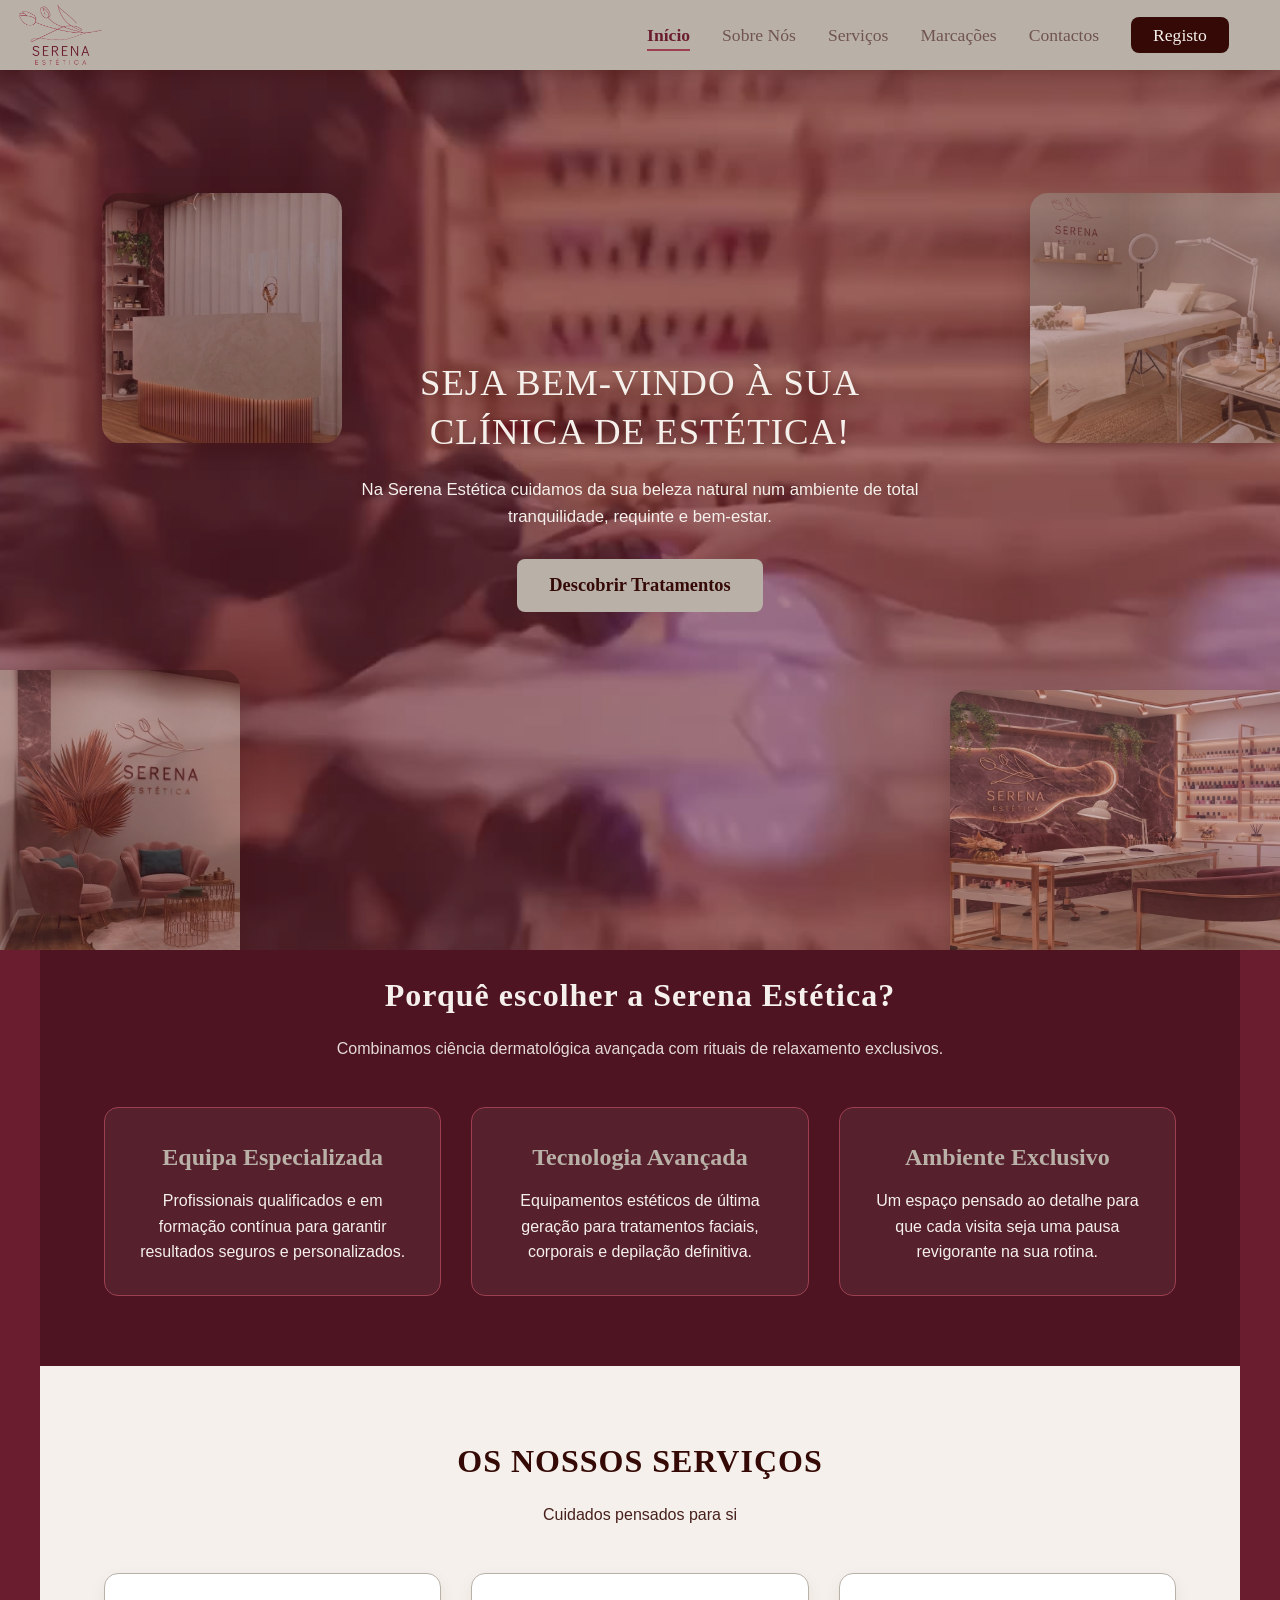
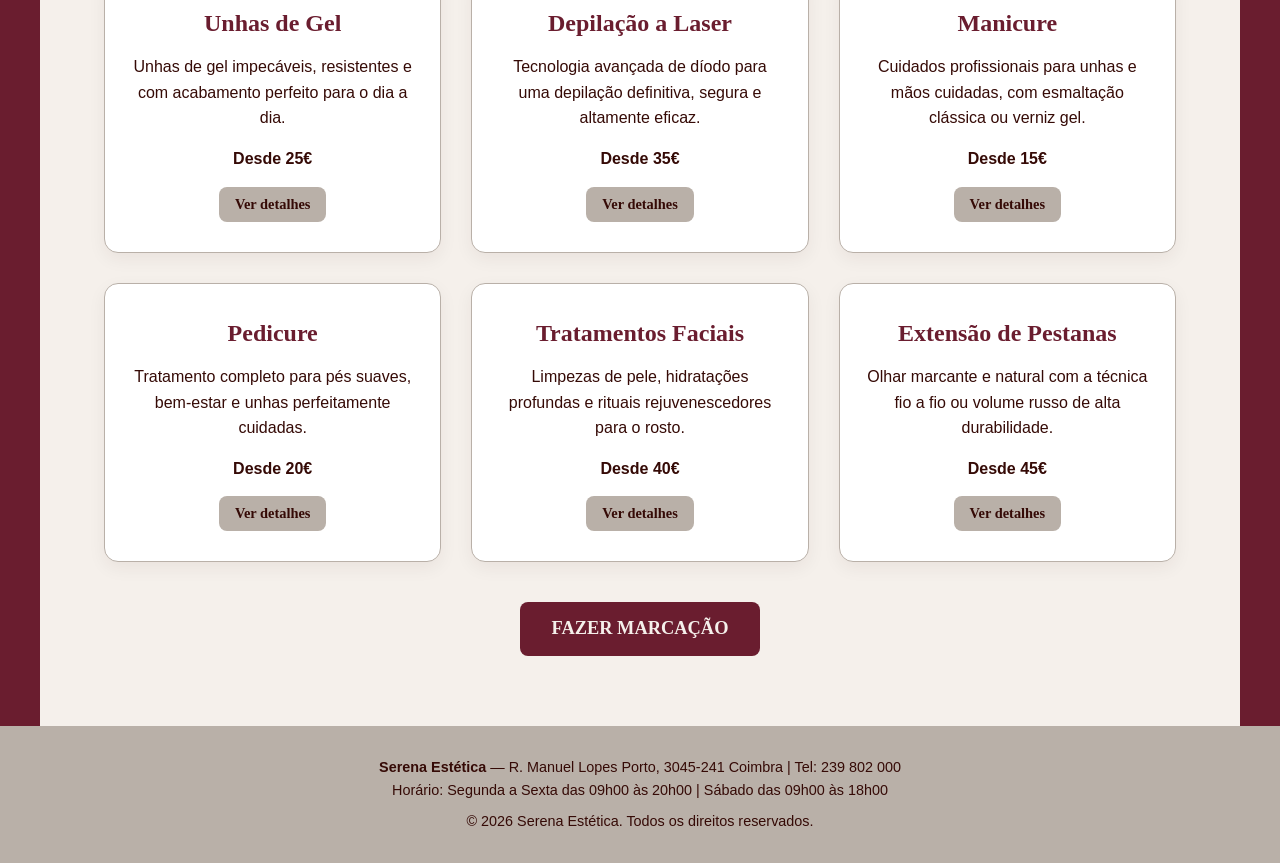
<file: index.html>
<!DOCTYPE html>
<html lang="pt-PT">
<head>
    <meta charset="UTF-8">
    <meta name="viewport" content="width=device-width, initial-scale=1.0">
    <title>Serena Estética | Início</title>
    <link rel="stylesheet" href="css/style.css">
</head>
<body>

    <!-- CABEÇALHO E MENU -->
    <header class="header-principal">
        <a href="index.html" class="logo-container">
            <img src="img/logo.png" alt="Logótipo Serena Estética" class="logo-img">
        </a>
        <nav aria-label="Menu Principal">
            <ul class="nav-menu">
                <li><a href="index.html" class="ativo">Início</a></li>
                <li><a href="sobre.html">Sobre Nós</a></li>
                <li class="item-mobile-bottom"><a href="servicos.html">Serviços</a></li>
                <li class="item-mobile-bottom"><a href="marcacoes.html">Marcações</a></li>
                <li class="item-mobile-bottom"><a href="contactos.html">Contactos</a></li>
                <li><a href="registo.html" class="btn-registo">Registo</a></li>
            </ul>
        </nav>
    </header>

    <!-- CONTEÚDO PRINCIPAL -->
    <main>
        <section class="hero-mosaico">
            <!-- Vídeo de fundo em repetição -->
            <video class="hero-video" autoplay muted loop playsinline preload="auto" poster="img/fundo-hero-poster.jpg" aria-hidden="true">
                <source src="img/fundo-hero.mp4" type="video/mp4">
            </video>

            <img src="img/rececao.jpg" alt="Receção Serena Estética" class="hero-img img-esq-topo">
            <img src="img/sala-de-espera.jpg" alt="Sala de Espera Serena Estética" class="hero-img img-esq-baixo">
            
            <div class="hero-titulo-central">
                <h1>SEJA BEM-VINDO À SUA<br>CLÍNICA DE ESTÉTICA!</h1>
                <p>Na Serena Estética cuidamos da sua beleza natural num ambiente de total tranquilidade, requinte e bem-estar.</p>
                <a href="servicos.html" class="btn-cta">Descobrir Tratamentos</a>
            </div>

            <img src="img/sala-de-tratamentos.jpg" alt="Sala de Tratamentos Serena Estética" class="hero-img img-dir-topo">
            <img src="img/manicure.jpg" alt="Zona de Estética e Unhas" class="hero-img img-dir-baixo">
        </section>

        <!-- Destaques -->
        <section class="seccao-container seccao-fundo-alternativo">
            <h2 class="titulo-seccao">Porquê escolher a Serena Estética?</h2>
            <p class="subtitulo-seccao">Combinamos ciência dermatológica avançada com rituais de relaxamento exclusivos.</p>
            
            <div class="grelha-3-colunas">
                <article class="cartao">
                    <h3>Equipa Especializada</h3>
                    <p>Profissionais qualificados e em formação contínua para garantir resultados seguros e personalizados.</p>
                </article>
                <article class="cartao">
                    <h3>Tecnologia Avançada</h3>
                    <p>Equipamentos estéticos de última geração para tratamentos faciais, corporais e depilação definitiva.</p>
                </article>
                <article class="cartao">
                    <h3>Ambiente Exclusivo</h3>
                    <p>Um espaço pensado ao detalhe para que cada visita seja uma pausa revigorante na sua rotina.</p>
                </article>
            </div>
        </section>

        <!-- Serviços -->
<section class="seccao-container seccao-fundo-claro">
            <h2 class="titulo-seccao">OS NOSSOS SERVIÇOS</h2>
            <p class="subtitulo-seccao">Cuidados pensados para si</p>

            <div class="grelha-3-colunas">
                <article class="cartao">
                    <h3>Unhas de Gel</h3>
                    <p>Unhas de gel impecáveis, resistentes e com acabamento perfeito para o dia a dia.</p>
                    <p style="margin-top: 15px; font-weight: 600;">Desde 25€</p>
                    <a href="servicos.html" class="btn-cta" style="font-size: 0.9rem; padding: 6px 16px; margin-top: 15px; display: inline-block;">Ver detalhes</a>
                </article>
                <article class="cartao">
                    <h3>Depilação a Laser</h3>
                    <p>Tecnologia avançada de díodo para uma depilação definitiva, segura e altamente eficaz.</p>
                    <p style="margin-top: 15px; font-weight: 600;">Desde 35€</p>
                    <a href="servicos.html" class="btn-cta" style="font-size: 0.9rem; padding: 6px 16px; margin-top: 15px; display: inline-block;">Ver detalhes</a>
                </article>
                <article class="cartao">
                    <h3>Manicure</h3>
                    <p>Cuidados profissionais para unhas e mãos cuidadas, com esmaltação clássica ou verniz gel.</p>
                    <p style="margin-top: 15px; font-weight: 600;">Desde 15€</p>
                    <a href="servicos.html" class="btn-cta" style="font-size: 0.9rem; padding: 6px 16px; margin-top: 15px; display: inline-block;">Ver detalhes</a>
                </article>
                <article class="cartao">
                    <h3>Pedicure</h3>
                    <p>Tratamento completo para pés suaves, bem-estar e unhas perfeitamente cuidadas.</p>
                    <p style="margin-top: 15px; font-weight: 600;">Desde 20€</p>
                    <a href="servicos.html" class="btn-cta" style="font-size: 0.9rem; padding: 6px 16px; margin-top: 15px; display: inline-block;">Ver detalhes</a>
                </article>
                <article class="cartao">
                    <h3>Tratamentos Faciais</h3>
                    <p>Limpezas de pele, hidratações profundas e rituais rejuvenescedores para o rosto.</p>
                    <p style="margin-top: 15px; font-weight: 600;">Desde 40€</p>
                    <a href="servicos.html" class="btn-cta" style="font-size: 0.9rem; padding: 6px 16px; margin-top: 15px; display: inline-block;">Ver detalhes</a>
                </article>
                <article class="cartao">
                    <h3>Extensão de Pestanas</h3>
                    <p>Olhar marcante e natural com a técnica fio a fio ou volume russo de alta durabilidade.</p>
                    <p style="margin-top: 15px; font-weight: 600;">Desde 45€</p>
                    <a href="servicos.html" class="btn-cta" style="font-size: 0.9rem; padding: 6px 16px; margin-top: 15px; display: inline-block;">Ver detalhes</a>
                </article>
            </div>

            <div style="text-align: center; margin-top: 40px;">
                <a href="marcacoes.html" class="btn-cta" style="background-color: var(--cor-bordo); color: var(--cor-creme);">FAZER MARCAÇÃO</a>
            </div>
        </section>
    </main>

    <!-- RODAPÉ -->
    <footer class="footer-principal">
        <p><strong>Serena Estética</strong> — R. Manuel Lopes Porto, 3045-241 Coimbra | Tel: 239 802 000</p>
        <p>Horário: Segunda a Sexta das 09h00 às 20h00 | Sábado das 09h00 às 18h00</p>
        <p style="margin-top: 8px;">&copy; 2026 Serena Estética. Todos os direitos reservados.</p>
    </footer>

    <!-- BARRA INFERIOR MOBILE -->
    <ul class="nav-mobile-bottom">
        <li><a href="servicos.html">Serviços</a></li>
        <li><a href="marcacoes.html">Marcações</a></li>
        <li><a href="contactos.html">Contactos</a></li>
    </ul>

    <script src="js/script.js" defer></script>
</body>
</html>
</file>
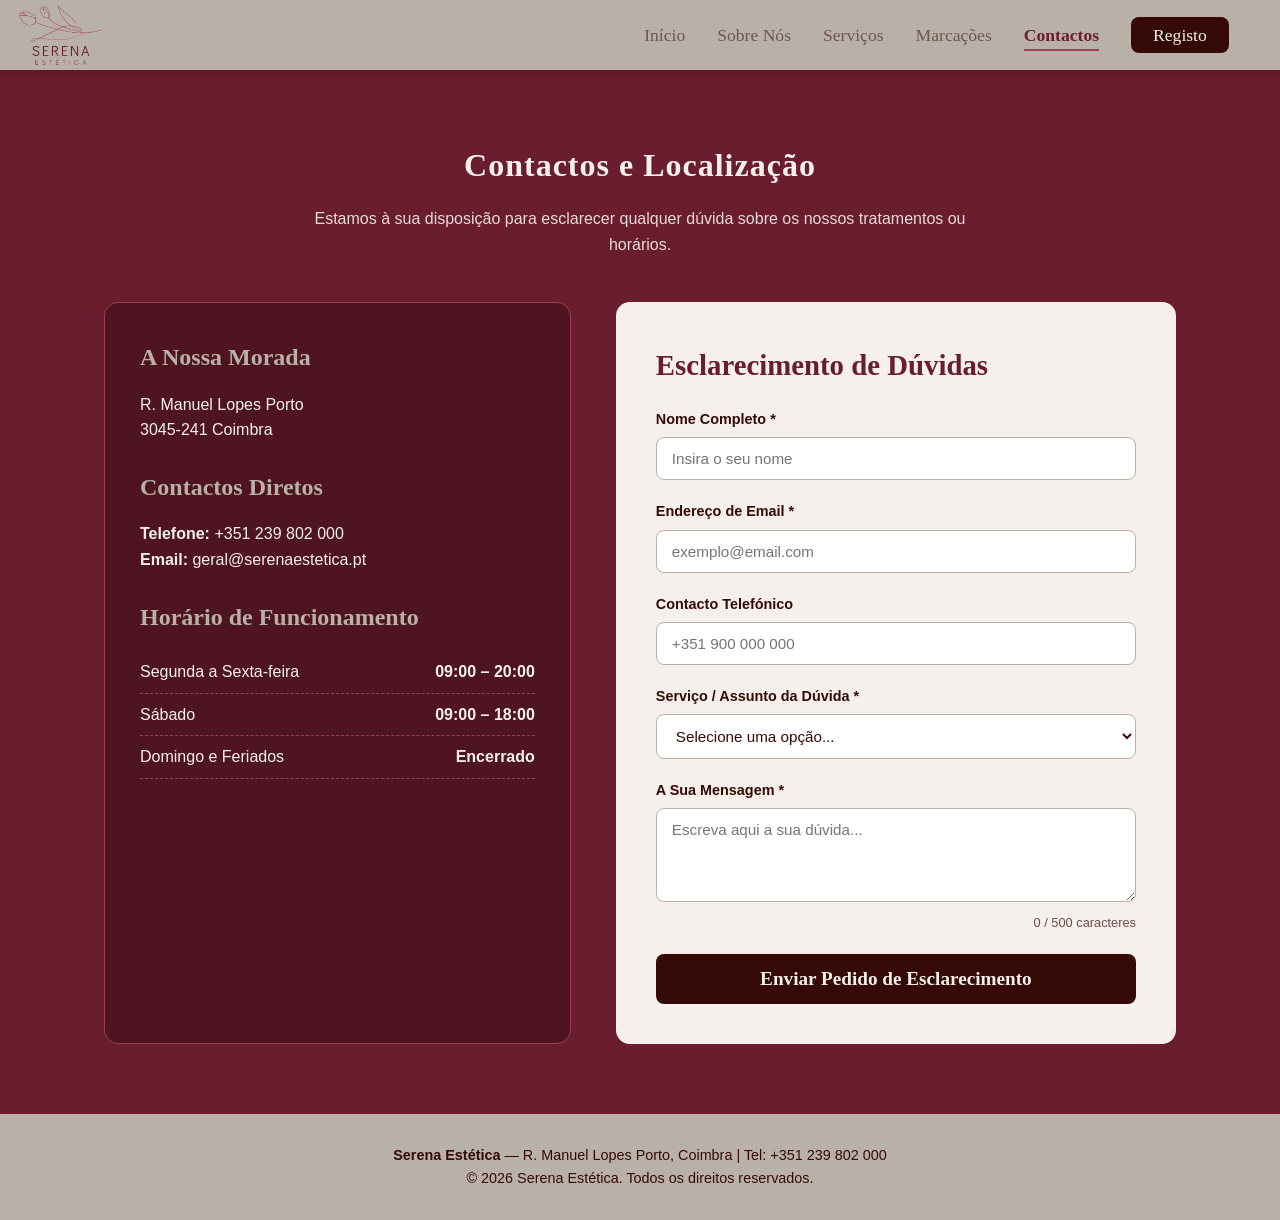
<file: contactos.html>
<!DOCTYPE html>
<html lang="pt-PT">
<head>
    <meta charset="UTF-8">
    <meta name="viewport" content="width=device-width, initial-scale=1.0">
    <title>Serena Estética | Contactos</title>
    <link rel="stylesheet" href="css/style.css">
</head>
<body>

    <!-- CABEÇALHO E MENU -->
    <header class="header-principal">
        <a href="index.html" class="logo-container">
            <img src="img/logo.png" alt="Logótipo Serena Estética" class="logo-img">
        </a>
        <nav aria-label="Menu Principal">
            <ul class="nav-menu">
                <li><a href="index.html">Início</a></li>
                <li><a href="sobre.html">Sobre Nós</a></li>
                <li class="item-mobile-bottom"><a href="servicos.html">Serviços</a></li>
                <li class="item-mobile-bottom"><a href="marcacoes.html">Marcações</a></li>
                <li class="item-mobile-bottom"><a href="contactos.html" class="ativo">Contactos</a></li>
                <li><a href="registo.html" class="btn-registo">Registo</a></li>
            </ul>
        </nav>
    </header>

    <main>
        <section class="seccao-container">
            <h1 class="titulo-seccao">Contactos e Localização</h1>
            <p class="subtitulo-seccao">Estamos à sua disposição para esclarecer qualquer dúvida sobre os nossos tratamentos ou horários.</p>

            <div class="contactos-grid">
                <!-- Coluna 1: Morada, Contactos e Horário -->
                <div class="bloco-info">
                    <h3>A Nossa Morada</h3>
                    <p>R. Manuel Lopes Porto<br>3045-241 Coimbra</p>

                    <h3>Contactos Diretos</h3>
                    <p><strong>Telefone:</strong> +351 239 802 000</p>
                    <p><strong>Email:</strong> geral@serenaestetica.pt</p>

                    <h3>Horário de Funcionamento</h3>
                    <ul class="lista-horario">
                        <li><span>Segunda a Sexta-feira</span> <strong>09:00 – 20:00</strong></li>
                        <li><span>Sábado</span> <strong>09:00 – 18:00</strong></li>
                        <li><span>Domingo e Feriados</span> <strong>Encerrado</strong></li>
                    </ul>
                </div>

                <!-- Coluna 2: Formulário de Esclarecimento de Dúvidas -->
                <div class="form-contacto" id="formulario">
                    <h2 style="font-family: var(--fonte-menu); font-size: 1.8rem; margin-bottom: 20px; color: var(--cor-bordo);">
                        Esclarecimento de Dúvidas
                    </h2>
                    <form action="#" method="post" id="form-contacto" novalidate>
                        <div class="grupo-form">
                            <label for="nome">Nome Completo *</label>
                            <input type="text" id="nome" name="nome" placeholder="Insira o seu nome" required>
                        </div>

                        <div class="grupo-form">
                            <label for="email">Endereço de Email *</label>
                            <input type="email" id="email" name="email" placeholder="exemplo@email.com" required>
                        </div>

                        <div class="grupo-form">
                            <label for="telefone">Contacto Telefónico</label>
                            <input type="tel" id="telefone" name="telefone" placeholder="+351 900 000 000">
                        </div>

                        <div class="grupo-form">
                            <label for="assunto">Serviço / Assunto da Dúvida *</label>
                            <select id="assunto" name="assunto" required>
                                <option value="">Selecione uma opção...</option>
                                <option value="facial">Tratamentos Faciais</option>
                                <option value="corporal">Massagens e Corpo</option>
                                <option value="laser">Depilação a Laser</option>
                                <option value="unhas">Manicure / Pedicure</option>
                                <option value="marcacao">Pedido de Marcação</option>
                                <option value="outro">Outras Questões / Horários</option>
                            </select>
                        </div>

                        <div class="grupo-form">
                            <label for="mensagem">A Sua Mensagem *</label>
                            <textarea id="mensagem" name="mensagem" rows="4" placeholder="Escreva aqui a sua dúvida..." required></textarea>
                        </div>

                        <button type="submit" class="btn-submeter">Enviar Pedido de Esclarecimento</button>
                    </form>
                </div>
            </div>
        </section>
    </main>

    <footer class="footer-principal">
        <p><strong>Serena Estética</strong> —  R. Manuel Lopes Porto, Coimbra | Tel: +351 239 802 000</p>
        <p>&copy; 2026 Serena Estética. Todos os direitos reservados.</p>
    </footer>

    <ul class="nav-mobile-bottom">
        <li><a href="servicos.html">Serviços</a></li>
        <li><a href="marcacoes.html">Marcações</a></li>
        <li><a href="contactos.html">Contactos</a></li>
    </ul>

    <script src="js/script.js" defer></script>
</body>
</html>
</file>
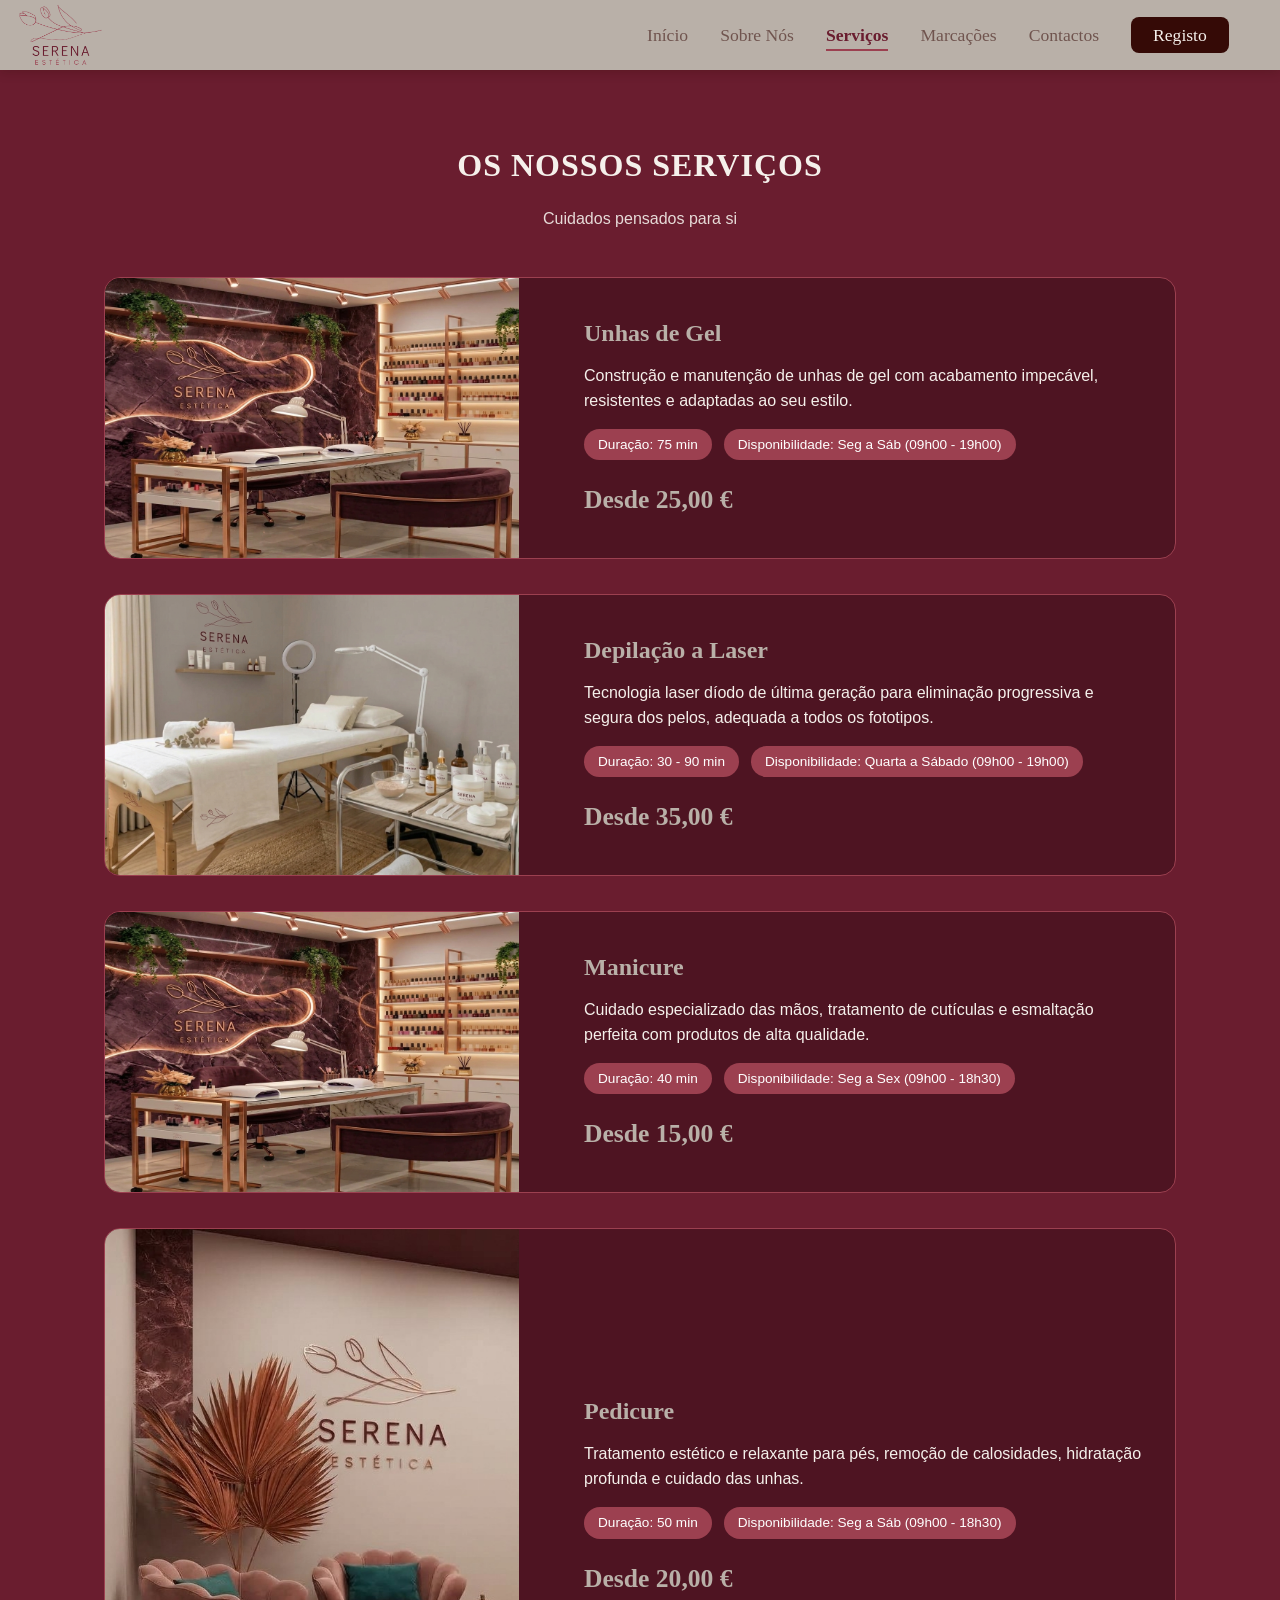
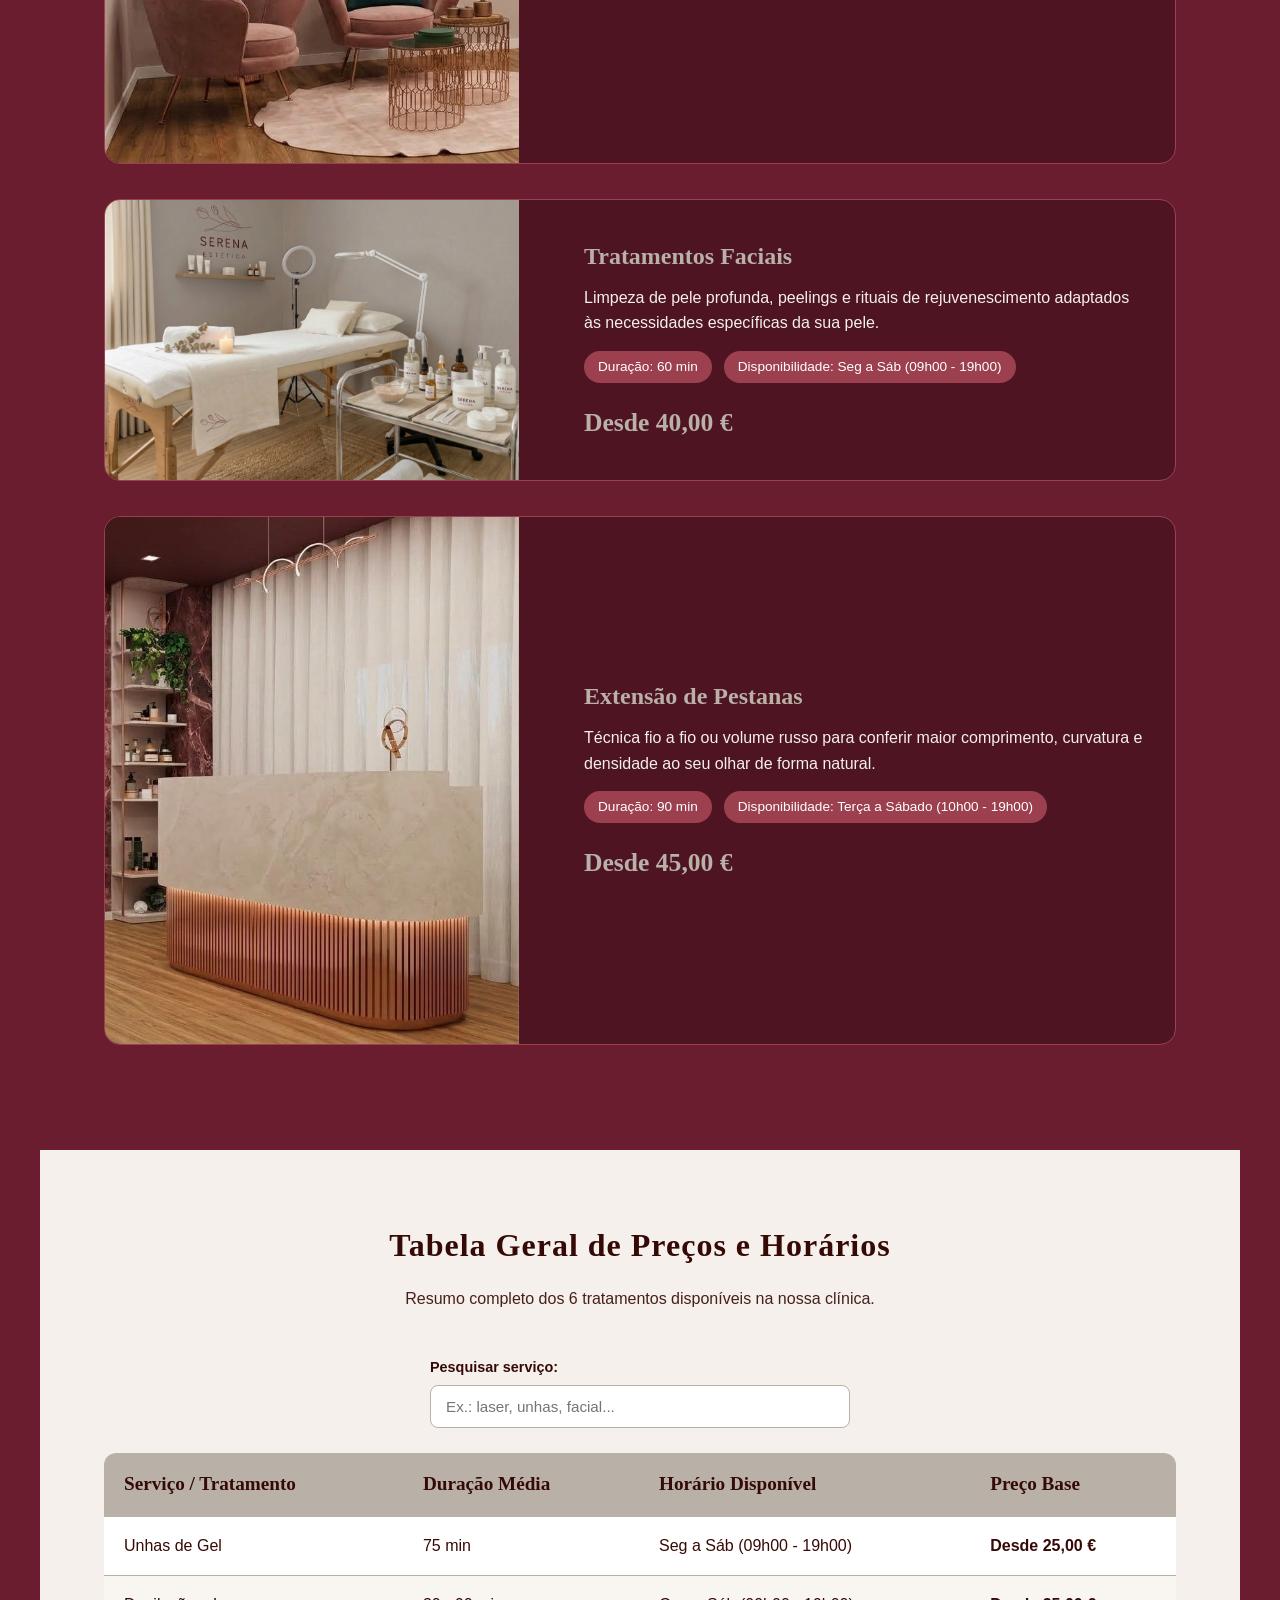
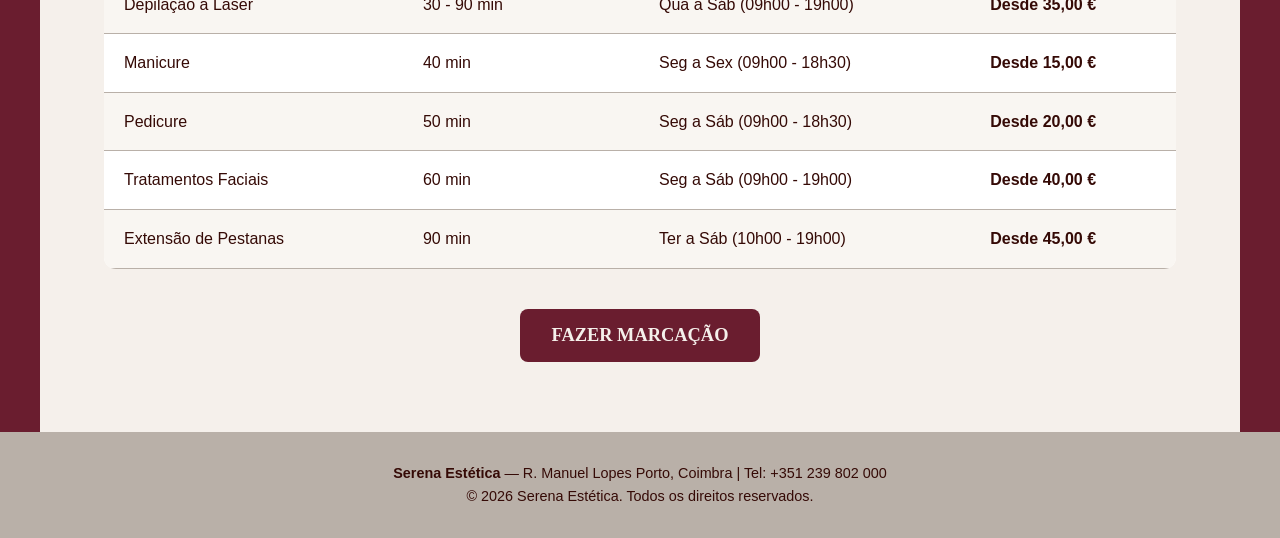
<file: servicos.html>
<!DOCTYPE html>
<html lang="pt-PT">
<head>
    <meta charset="UTF-8">
    <meta name="viewport" content="width=device-width, initial-scale=1.0">
    <title>Serena Estética | Serviços e Preços</title>
    <link rel="stylesheet" href="css/style.css">
</head>
<body>

    <!-- CABEÇALHO E MENU -->
    <header class="header-principal">
        <a href="index.html" class="logo-container">
            <img src="img/logo.png" alt="Logótipo Serena Estética" class="logo-img">
        </a>
        <nav aria-label="Menu Principal">
            <ul class="nav-menu">
                <li><a href="index.html">Início</a></li>
                <li><a href="sobre.html">Sobre Nós</a></li>
                <li class="item-mobile-bottom"><a href="servicos.html" class="ativo">Serviços</a></li>
                <li class="item-mobile-bottom"><a href="marcacoes.html">Marcações</a></li>
                <li class="item-mobile-bottom"><a href="contactos.html">Contactos</a></li>
                <li><a href="registo.html" class="btn-registo">Registo</a></li>
            </ul>
        </nav>
    </header>

    <main>
        <!-- Detalhes de Cada Serviço -->
        <section class="seccao-container">
            <h1 class="titulo-seccao">OS NOSSOS SERVIÇOS</h1>
            <p class="subtitulo-seccao">Cuidados pensados para si</p>

            <!-- Unhas de Gel -->
            <article class="servico-detalhe">
                <img src="img/manicure.jpg" alt="Unhas de Gel Serena Estética">
                <div class="servico-info">
                    <h3>Unhas de Gel</h3>
                    <p>Construção e manutenção de unhas de gel com acabamento impecável, resistentes e adaptadas ao seu estilo.</p>
                    <div class="badges-meta">
                        <span class="badge">Duração: 75 min</span>
                        <span class="badge">Disponibilidade: Seg a Sáb (09h00 - 19h00)</span>
                    </div>
                    <p class="preco-destaque">Desde 25,00 €</p>
                </div>
            </article>

            <!--Depilação a Laser -->
            <article class="servico-detalhe">
                <img src="img/sala-de-tratamentos.jpg" alt="Depilação a Laser Serena Estética">
                <div class="servico-info">
                    <h3>Depilação a Laser</h3>
                    <p>Tecnologia laser díodo de última geração para eliminação progressiva e segura dos pelos, adequada a todos os fototipos.</p>
                    <div class="badges-meta">
                        <span class="badge">Duração: 30 - 90 min</span>
                        <span class="badge">Disponibilidade: Quarta a Sábado (09h00 - 19h00)</span>
                    </div>
                    <p class="preco-destaque">Desde 35,00 €</p>
                </div>
            </article>

            <!--Manicure -->
            <article class="servico-detalhe">
                <img src="img/manicure.jpg" alt="Manicure Serena Estética">
                <div class="servico-info">
                    <h3>Manicure</h3>
                    <p>Cuidado especializado das mãos, tratamento de cutículas e esmaltação perfeita com produtos de alta qualidade.</p>
                    <div class="badges-meta">
                        <span class="badge">Duração: 40 min</span>
                        <span class="badge">Disponibilidade: Seg a Sex (09h00 - 18h30)</span>
                    </div>
                    <p class="preco-destaque">Desde 15,00 €</p>
                </div>
            </article>

            <!--Pedicure -->
            <article class="servico-detalhe">
                <img src="img/sala-de-espera.jpg" alt="Pedicure Serena Estética">
                <div class="servico-info">
                    <h3>Pedicure</h3>
                    <p>Tratamento estético e relaxante para pés, remoção de calosidades, hidratação profunda e cuidado das unhas.</p>
                    <div class="badges-meta">
                        <span class="badge">Duração: 50 min</span>
                        <span class="badge">Disponibilidade: Seg a Sáb (09h00 - 18h30)</span>
                    </div>
                    <p class="preco-destaque">Desde 20,00 €</p>
                </div>
            </article>

            <!--Tratamentos Faciais -->
            <article class="servico-detalhe">
                <img src="img/sala-de-tratamentos.jpg" alt="Tratamentos Faciais Serena Estética">
                <div class="servico-info">
                    <h3>Tratamentos Faciais</h3>
                    <p>Limpeza de pele profunda, peelings e rituais de rejuvenescimento adaptados às necessidades específicas da sua pele.</p>
                    <div class="badges-meta">
                        <span class="badge">Duração: 60 min</span>
                        <span class="badge">Disponibilidade: Seg a Sáb (09h00 - 19h00)</span>
                    </div>
                    <p class="preco-destaque">Desde 40,00 €</p>
                </div>
            </article>

            <!--Extensão de Pestanas -->
            <article class="servico-detalhe">
                <img src="img/rececao.jpg" alt="Extensão de Pestanas Serena Estética">
                <div class="servico-info">
                    <h3>Extensão de Pestanas</h3>
                    <p>Técnica fio a fio ou volume russo para conferir maior comprimento, curvatura e densidade ao seu olhar de forma natural.</p>
                    <div class="badges-meta">
                        <span class="badge">Duração: 90 min</span>
                        <span class="badge">Disponibilidade: Terça a Sábado (10h00 - 19h00)</span>
                    </div>
                    <p class="preco-destaque">Desde 45,00 €</p>
                </div>
            </article>
        </section>

        <!-- Tabela Geral de Preços e Horários -->
        <section class="seccao-container seccao-fundo-claro">
            <h2 class="titulo-seccao">Tabela Geral de Preços e Horários</h2>
            <p class="subtitulo-seccao">Resumo completo dos 6 tratamentos disponíveis na nossa clínica.</p>

            <div class="filtro-tabela">
                <label for="filtro-servico">Pesquisar serviço:</label>
                <input type="search" id="filtro-servico" placeholder="Ex.: laser, unhas, facial...">
            </div>
            <p id="filtro-vazio" class="filtro-vazio" hidden>Nenhum serviço encontrado.</p>

            <div class="tabela-wrapper">
                <table class="tabela-precos">
                    <thead>
                        <tr>
                            <th>Serviço / Tratamento</th>
                            <th>Duração Média</th>
                            <th>Horário Disponível</th>
                            <th>Preço Base</th>
                        </tr>
                    </thead>
                    <tbody>
                        <tr>
                            <td>Unhas de Gel</td>
                            <td>75 min</td>
                            <td>Seg a Sáb (09h00 - 19h00)</td>
                            <td><strong>Desde 25,00 €</strong></td>
                        </tr>
                        <tr>
                            <td>Depilação a Laser</td>
                            <td>30 - 90 min</td>
                            <td>Qua a Sáb (09h00 - 19h00)</td>
                            <td><strong>Desde 35,00 €</strong></td>
                        </tr>
                        <tr>
                            <td>Manicure</td>
                            <td>40 min</td>
                            <td>Seg a Sex (09h00 - 18h30)</td>
                            <td><strong>Desde 15,00 €</strong></td>
                        </tr>
                        <tr>
                            <td>Pedicure</td>
                            <td>50 min</td>
                            <td>Seg a Sáb (09h00 - 18h30)</td>
                            <td><strong>Desde 20,00 €</strong></td>
                        </tr>
                        <tr>
                            <td>Tratamentos Faciais</td>
                            <td>60 min</td>
                            <td>Seg a Sáb (09h00 - 19h00)</td>
                            <td><strong>Desde 40,00 €</strong></td>
                        </tr>
                        <tr>
                            <td>Extensão de Pestanas</td>
                            <td>90 min</td>
                            <td>Ter a Sáb (10h00 - 19h00)</td>
                            <td><strong>Desde 45,00 €</strong></td>
                        </tr>
                    </tbody>
                </table>
            </div>

            <div style="text-align: center; margin-top: 40px;">
                <a href="marcacoes.html" class="btn-cta" style="background-color: var(--cor-bordo); color: var(--cor-creme);">FAZER MARCAÇÃO</a>
            </div>
        </section>
    </main>

    <footer class="footer-principal">
        <p><strong>Serena Estética</strong> —  R. Manuel Lopes Porto, Coimbra | Tel: +351 239 802 000</p>
        <p>&copy; 2026 Serena Estética. Todos os direitos reservados.</p>
    </footer>

    <ul class="nav-mobile-bottom">
        <li><a href="servicos.html">Serviços</a></li>
        <li><a href="marcacoes.html">Marcações</a></li>
        <li><a href="contactos.html">Contactos</a></li>
    </ul>

    <script src="js/script.js" defer></script>
</body>
</html>
</file>
<file: css/style.css>
/* VARIÁVEIS DE COR E FONTES NATIVAS */
:root {
    --cor-bordo: #6a1d2f;         
    --cor-bege: #b9b0a8;         
    --cor-acastanhado: #350a06;   
    --cor-rosa: #9c4050;          
    
    --cor-bordo-escuro: #4e1422;  
    --cor-creme: #f5f0eb;         
    --cor-branco: #ffffff;
    
    --fonte-titulo: Georgia, 'Times New Roman', Times, serif;
    --fonte-menu: Georgia, 'Times New Roman', Times, serif;
    --fonte-corpo: 'Segoe UI', Tahoma, Geneva, Verdana, sans-serif;
}

* {
    margin: 0;
    padding: 0;
    box-sizing: border-box;
}

html {
    scroll-behavior: smooth;
}

body {
    font-family: var(--fonte-corpo);
    background-color: #6a1d2f;
    color: #f5f0eb;
    line-height: 1.6;
}

/* CABEÇALHO E MENU DE NAVEGAÇÃO */
.header-principal {
    background-color: #b9b0a8;
    padding: 0 4% 0 1%;
    display: flex;
    justify-content: space-between;
    align-items: center;
    position: sticky;
    top: 0;
    z-index: 1000;
    box-shadow: 0 2px 10px rgba(53, 10, 6, 0.25);
}

.logo-container {
    display: flex;
    align-items: center;
    text-decoration: none;
    height: 70px;
    overflow: hidden;
}

.logo-img {
    height: 90px;
    margin-left: -22px;
    flex-shrink: 0;
    width: auto;
    object-fit: contain;
}

.nav-menu {
    display: flex;
    align-items: center;
    gap: 32px;
    list-style: none;
}

.nav-menu li a {
    font-family: var(--fonte-menu);
    font-size: 1.1rem;
    font-weight: 500;
    color: #350a06;
    text-decoration: none;
    transition: color 0.3s ease, border-color 0.3s ease, opacity 0.3s ease;
    padding-bottom: 4px;
    border-bottom: 2px solid transparent;
}

.nav-menu li a:hover,
.nav-menu li a.ativo {
    color: #6a1d2f;
    border-bottom: 2px solid #9c4050;
}

/* Páginas onde não estou: desvanecidas. Página atual: em destaque */
.nav-menu li a:not(.ativo):not(.btn-registo) {
    opacity: 0.55;
}

.nav-menu li a:not(.btn-registo):hover {
    opacity: 1;
}

.nav-menu li a.ativo {
    font-weight: 700;
    opacity: 1;
}

/* Botão "Registo" em destaque com o acastanhado #350a06 */
.nav-menu li a.btn-registo {
    background-color: #350a06;
    color: #f5f0eb;
    padding: 8px 22px;
    border-radius: 8px;
    border-bottom: none;
    transition: background-color 0.3s ease, transform 0.2s ease;
}

.nav-menu li a.btn-registo:hover {
    background-color: #9c4050;
    color: #ffffff;
    border-bottom: none;
    transform: translateY(-2px);
}

/* Barra inferior exclusiva para Mobile (escondida em Desktop) */
.nav-mobile-bottom {
    display: none;
}

/* SECÇÃO HERO */
.hero-mosaico {
    position: relative;
    min-height: calc(100vh - 20px);
    display: flex;
    align-items: center;
    justify-content: center;
    padding: 40px 20px 90px 20px;
    overflow: hidden;
    background: radial-gradient(circle at center, #9c4050 0%, #6a1d2f 65%);
}

/* Vídeo de fundo da secção hero (fica por trás de tudo) */
.hero-video {
    position: absolute;
    top: 0;
    left: 0;
    width: 100%;
    height: 100%;
    object-fit: cover;
    z-index: 0;
}

/* Película bordo por cima do vídeo, para o texto continuar legível */
.hero-mosaico::before {
    content: "";
    position: absolute;
    inset: 0;
    background: rgba(106, 29, 47, 0.55);
    z-index: 1;
}

.hero-titulo-central {
    z-index: 10;
    text-align: center;
    max-width: 650px;
    padding: 25px;
}

.hero-titulo-central h1 {
    font-family: var(--fonte-titulo);
    font-size: 2.3rem;
    font-weight: normal;
    color: #f5f0eb;
    letter-spacing: 1px;
    line-height: 1.35;
    text-shadow: 0 4px 12px rgba(53, 10, 6, 0.45);
    margin-bottom: 20px;
}

.hero-titulo-central p {
    font-size: 1.05rem;
    margin-bottom: 28px;
    color: #f5f0eb;
}

.btn-cta {
    display: inline-block;
    background-color: #b9b0a8;
    color: #350a06;
    font-family: var(--fonte-menu);
    font-size: 1.15rem;
    font-weight: bold;
    padding: 12px 32px;
    border-radius: 8px;
    text-decoration: none;
    transition: all 0.3s ease;
}

.btn-cta:hover {
    background-color: #9c4050;
    color: #ffffff;
    transform: translateY(-3px);
    box-shadow: 0 6px 15px rgba(53, 10, 6, 0.35);
}

/* Posicionamento das 4 imagens nos cantos (Desktop) */
.hero-img {
    position: absolute;
    object-fit: cover;
    opacity: 0.55;
    box-shadow: 0 10px 25px rgba(53, 10, 6, 0.45);
}

.img-esq-topo {
    width: 240px;
    height: 250px;
    top: 14%;
    left: 8%;
    border-radius: 18px;
    z-index: 3;
}

.img-esq-baixo {
    width: 240px;
    height: 280px;
    bottom: 0;
    left: 0;
    border-top-right-radius: 18px;
    z-index: 2;
}

.img-dir-topo {
    width: 250px;
    height: 250px;
    top: 14%;
    right: 0;
    border-top-left-radius: 18px;
    border-bottom-left-radius: 18px;
    z-index: 3;
}

.img-dir-baixo {
    width: 330px;
    height: 260px;
    bottom: 0;
    right: 0;
    border-top-left-radius: 18px;
    z-index: 2;
}

/* SECÇÕES GERAIS (Destaques, Resumo de Serviços, Tabelas e Formulários) */
.seccao-container {
    max-width: 1200px;
    margin: 0 auto;
    padding: 70px 5%;
}

.seccao-fundo-alternativo {
    background-color: #4e1422;
    padding-top: 20px;
}

.seccao-fundo-claro {
    background-color: #f5f0eb;
    color: #350a06;
}

.titulo-seccao {
    font-family: var(--fonte-titulo);
    font-size: 2rem;
    text-align: center;
    margin-bottom: 15px;
    letter-spacing: 1px;
}

.subtitulo-seccao {
    text-align: center;
    max-width: 700px;
    margin: 0 auto 45px auto;
    font-size: 1rem;
    opacity: 0.9;
}

/* Grelha de Cartões (3 colunas) */
.grelha-3-colunas {
    display: grid;
    grid-template-columns: repeat(auto-fit, minmax(280px, 1fr));
    gap: 30px;
}

.cartao {
    background-color: rgba(255, 255, 255, 0.05);
    border: 1px solid #9c4050;
    border-radius: 14px;
    padding: 30px 25px;
    text-align: center;
    transition: transform 0.3s ease, box-shadow 0.3s ease;
}

.seccao-fundo-claro .cartao {
    background-color: #ffffff;
    border: 1px solid #b9b0a8;
    box-shadow: 0 6px 18px rgba(53, 10, 6, 0.06);
}

.cartao:hover {
    transform: translateY(-6px);
    box-shadow: 0 10px 20px rgba(53, 10, 6, 0.25);
}

.cartao h3 {
    font-family: var(--fonte-menu);
    font-size: 1.5rem;
    margin-bottom: 12px;
    color: #b9b0a8;
}

.seccao-fundo-claro .cartao h3 {
    color: #6a1d2f;
}

/* PÁGINA DE SERVIÇOS (Detalhes + Preços + Disponibilidade) */
.servico-detalhe {
    display: grid;
    grid-template-columns: 1fr 1.5fr;
    gap: 35px;
    background-color: #4e1422;
    border: 1px solid #9c4050;
    border-radius: 16px;
    overflow: hidden;
    margin-bottom: 35px;
    align-items: center;
}

.servico-detalhe img {
    width: 100%;
    height: 100%;
    min-height: 280px;
    object-fit: cover;
}

.servico-info {
    padding: 30px;
}

.servico-info h3 {
    font-family: var(--fonte-titulo);
    font-size: 1.5rem;
    color: #b9b0a8;
    margin-bottom: 10px;
}

.badges-meta {
    display: flex;
    flex-wrap: wrap;
    gap: 12px;
    margin: 15px 0 20px 0;
}

.badge {
    background-color: #9c4050;
    color: #ffffff;
    padding: 5px 14px;
    border-radius: 20px;
    font-size: 0.85rem;
    font-weight: 500;
}

.preco-destaque {
    font-family: var(--fonte-titulo);
    font-size: 1.6rem;
    color: #b9b0a8;
    font-weight: bold;
}

/* Tabela de Preços e Horários */
.tabela-wrapper {
    overflow-x: auto;
}

.tabela-precos {
    width: 100%;
    border-collapse: collapse;
    background-color: #ffffff;
    color: #350a06;
    border-radius: 12px;
    overflow: hidden;
}

.tabela-precos th, 
.tabela-precos td {
    padding: 16px 20px;
    text-align: left;
    border-bottom: 1px solid #b9b0a8;
}

.tabela-precos th {
    background-color: #b9b0a8;
    color: #350a06;
    font-family: var(--fonte-menu);
    font-size: 1.2rem;
}

.tabela-precos tr:nth-child(even) {
    background-color: #f9f6f2;
}

/* PÁGINA DE CONTACTOS (Info + Horário + Formulário de Dúvidas) */
.contactos-grid {
    display: grid;
    grid-template-columns: 1fr 1.2fr;
    gap: 45px;
}

.bloco-info {
    background-color: #4e1422;
    padding: 35px;
    border-radius: 14px;
    border: 1px solid #9c4050;
}

.bloco-info h3 {
    font-family: var(--fonte-menu);
    font-size: 1.5rem;
    color: #b9b0a8;
    margin-bottom: 15px;
    margin-top: 25px;
}

.bloco-info h3:first-child {
    margin-top: 0;
}

.lista-horario {
    list-style: none;
}

.lista-horario li {
    display: flex;
    justify-content: space-between;
    padding: 8px 0;
    border-bottom: 1px dashed #9c4050;
}

.form-contacto {
    background-color: #f5f0eb;
    color: #350a06;
    padding: 40px;
    border-radius: 14px;
}

.grupo-form {
    margin-bottom: 20px;
}

.grupo-form label {
    display: block;
    font-weight: 600;
    margin-bottom: 6px;
    font-size: 0.9rem;
}

.grupo-form input,
.grupo-form select,
.grupo-form textarea {
    width: 100%;
    padding: 12px 15px;
    border: 1px solid #b9b0a8;
    border-radius: 8px;
    font-family: var(--fonte-corpo);
    font-size: 0.95rem;
    background-color: #ffffff;
    color: #350a06;
}

.grupo-form input:focus,
.grupo-form select:focus,
.grupo-form textarea:focus {
    outline: none;
    border-color: #9c4050;
    box-shadow: 0 0 0 3px rgba(156, 64, 80, 0.2);
}

.btn-submeter {
    width: 100%;
    background-color: #350a06;
    color: #f5f0eb;
    border: none;
    padding: 14px;
    font-family: var(--fonte-menu);
    font-size: 1.2rem;
    font-weight: bold;
    border-radius: 8px;
    cursor: pointer;
    transition: background-color 0.3s ease;
}

.btn-submeter:hover {
    background-color: #9c4050;
}

/* RODAPÉ */
.footer-principal {
    background-color: #b9b0a8;
    color: #350a06;
    text-align: center;
    padding: 30px 5%;
    font-size: 0.9rem;
}

/* DESIGN MOBILE */
@media (max-width: 768px) {
    .nav-menu li.item-mobile-bottom {
        display: none;
    }

    .nav-menu {
        gap: 15px;
    }

    .nav-menu li a {
        font-size: 0.95rem;
    }

    .logo-container {
        height: 60px;
    }

    .logo-img {
        height: 72px;
        margin-left: -16px;
    }

    .nav-mobile-bottom {
        display: flex;
        justify-content: space-around;
        align-items: center;
        background-color: #b9b0a8;
        position: fixed;
        bottom: 0;
        left: 0;
        width: 100%;
        padding: 14px 10px;
        z-index: 1000;
        box-shadow: 0 -2px 10px rgba(53, 10, 6, 0.25);
        list-style: none;
    }

    .nav-mobile-bottom li a {
        font-family: var(--fonte-menu);
        font-size: 1.15rem;
        font-weight: 600;
        color: #350a06;
        text-decoration: none;
    }

    body {
        padding-bottom: 60px;
    }

    .hero-mosaico {
        flex-direction: column;
        justify-content: space-between;
        padding: 20px 0 50px 0;
    }

    .hero-img {
        position: relative;
        top: auto; left: auto; right: auto; bottom: auto;
        margin: 10px auto;
    }

    .img-dir-topo, .img-dir-baixo, .img-esq-topo, .img-esq-baixo {
        width: 75%;
        height: 190px;
        border-radius: 12px;
    }

    .hero-titulo-central h1 {
        font-size: 1.65rem;
    }

    .servico-detalhe,
    .contactos-grid {
        grid-template-columns: 1fr;
    }
}

/* VALIDAÇÃO DO FORMULÁRIO (JavaScript) */
.msg-erro {
    display: block;
    color: #a3162f;
    font-size: 0.82rem;
    font-weight: 600;
    margin-top: 5px;
    min-height: 0;
}

.grupo-form input.campo-invalido,
.grupo-form select.campo-invalido,
.grupo-form textarea.campo-invalido {
    border-color: #a3162f;
    background-color: #fff5f6;
}

.contador {
    display: block;
    text-align: right;
    font-size: 0.8rem;
    opacity: 0.7;
    margin-top: 4px;
}

.msg-sucesso {
    background-color: #e7f3ea;
    color: #1d4a2a;
    border: 1px solid #5c9a6e;
    border-radius: 8px;
    padding: 14px 18px;
    margin-bottom: 20px;
    font-size: 0.95rem;
}

/* PESQUISA NA TABELA DE PREÇOS */
.filtro-tabela {
    max-width: 420px;
    margin: 0 auto 25px auto;
    text-align: left;
}

.filtro-tabela label {
    display: block;
    font-weight: 600;
    margin-bottom: 6px;
    font-size: 0.9rem;
}

.filtro-tabela input {
    width: 100%;
    padding: 12px 15px;
    border: 1px solid #b9b0a8;
    border-radius: 8px;
    font-family: var(--fonte-corpo);
    font-size: 0.95rem;
    background-color: #ffffff;
    color: #350a06;
}

.filtro-tabela input:focus {
    outline: none;
    border-color: #9c4050;
    box-shadow: 0 0 0 3px rgba(156, 64, 80, 0.2);
}

.filtro-vazio {
    text-align: center;
    font-weight: 600;
    margin-bottom: 20px;
}

/* BOTÃO VOLTAR AO TOPO */
.btn-topo {
    position: fixed;
    right: 20px;
    bottom: 20px;
    width: 46px;
    height: 46px;
    border: none;
    border-radius: 50%;
    background-color: #350a06;
    color: #f5f0eb;
    font-size: 1.3rem;
    cursor: pointer;
    opacity: 0;
    visibility: hidden;
    transition: opacity 0.3s ease, background-color 0.3s ease;
    z-index: 999;
}

.btn-topo.visivel {
    opacity: 1;
    visibility: visible;
}

.btn-topo:hover {
    background-color: #9c4050;
}

@media (max-width: 768px) {
    .btn-topo {
        bottom: 75px;
    }
}
</file>
